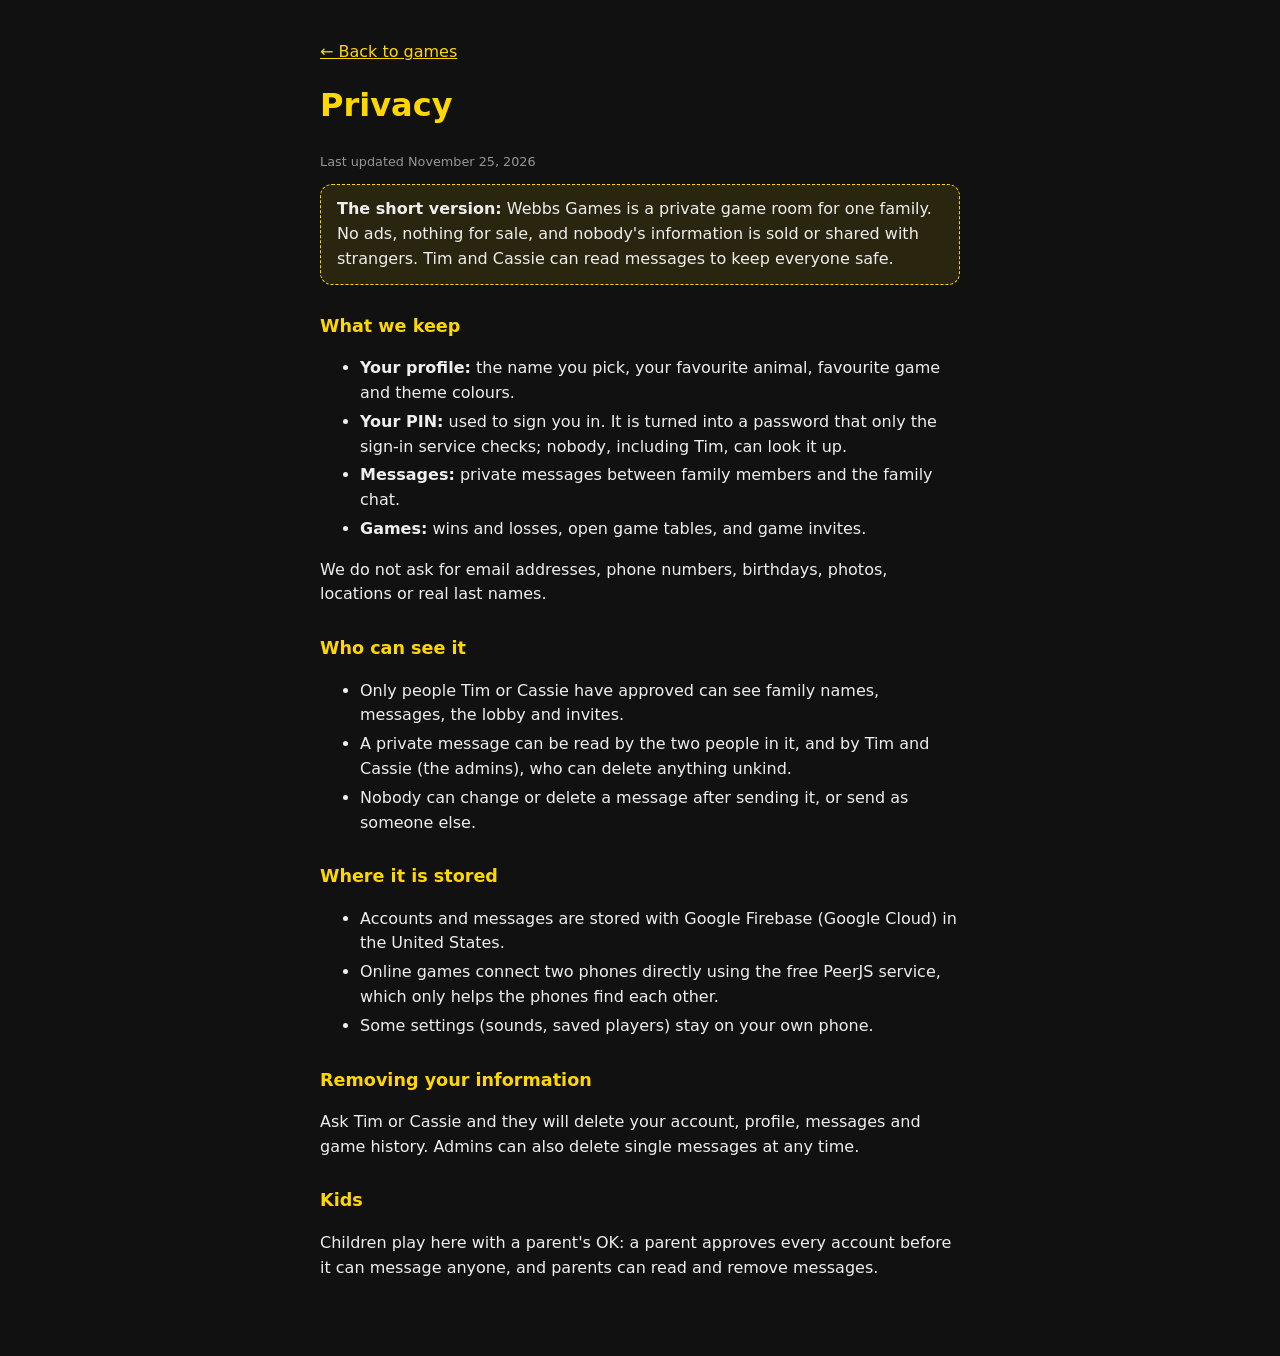
<file: privacy.html>
<!DOCTYPE html>
<html lang="en">
<head>
    <meta charset="UTF-8">
    <meta name="viewport" content="width=device-width, initial-scale=1.0">
    <title>Privacy · Webbs Games</title>
    <style>
        body { background: #111; color: #eee; font-family: system-ui, -apple-system, Roboto, sans-serif; line-height: 1.55; margin: 0; padding: 24px 18px 60px; }
        main { max-width: 640px; margin: 0 auto; }
        h1 { color: gold; margin-top: 0; }
        h2 { color: gold; font-size: 1.1em; margin-top: 28px; }
        a { color: gold; }
        .kid { background: rgba(255,215,0,0.1); border: 1px dashed gold; border-radius: 12px; padding: 12px 16px; }
        li { margin: 4px 0; }
        .small { font-size: 0.8em; opacity: 0.6; }
    </style>
</head>
<body>
<main>
    <p><a href="index.html">← Back to games</a></p>
    <h1>Privacy</h1>
    <p class="small">Last updated November 25, 2026</p>

    <div class="kid">
        <strong>The short version:</strong> Webbs Games is a private game room for one family.
        No ads, nothing for sale, and nobody's information is sold or shared with strangers.
        Tim and Cassie can read messages to keep everyone safe.
    </div>

    <h2>What we keep</h2>
    <ul>
        <li><strong>Your profile:</strong> the name you pick, your favourite animal, favourite game and theme colours.</li>
        <li><strong>Your PIN:</strong> used to sign you in. It is turned into a password that only the sign-in service checks; nobody, including Tim, can look it up.</li>
        <li><strong>Messages:</strong> private messages between family members and the family chat.</li>
        <li><strong>Games:</strong> wins and losses, open game tables, and game invites.</li>
    </ul>
    <p>We do not ask for email addresses, phone numbers, birthdays, photos, locations or real last names.</p>

    <h2>Who can see it</h2>
    <ul>
        <li>Only people Tim or Cassie have approved can see family names, messages, the lobby and invites.</li>
        <li>A private message can be read by the two people in it, and by Tim and Cassie (the admins), who can delete anything unkind.</li>
        <li>Nobody can change or delete a message after sending it, or send as someone else.</li>
    </ul>

    <h2>Where it is stored</h2>
    <ul>
        <li>Accounts and messages are stored with Google Firebase (Google Cloud) in the United States.</li>
        <li>Online games connect two phones directly using the free PeerJS service, which only helps the phones find each other.</li>
        <li>Some settings (sounds, saved players) stay on your own phone.</li>
    </ul>

    <h2>Removing your information</h2>
    <p>Ask Tim or Cassie and they will delete your account, profile, messages and game history.
       Admins can also delete single messages at any time.</p>

    <h2>Kids</h2>
    <p>Children play here with a parent's OK: a parent approves every account before it can message anyone,
       and parents can read and remove messages.</p>
</main>
</body>
</html>
</file>
